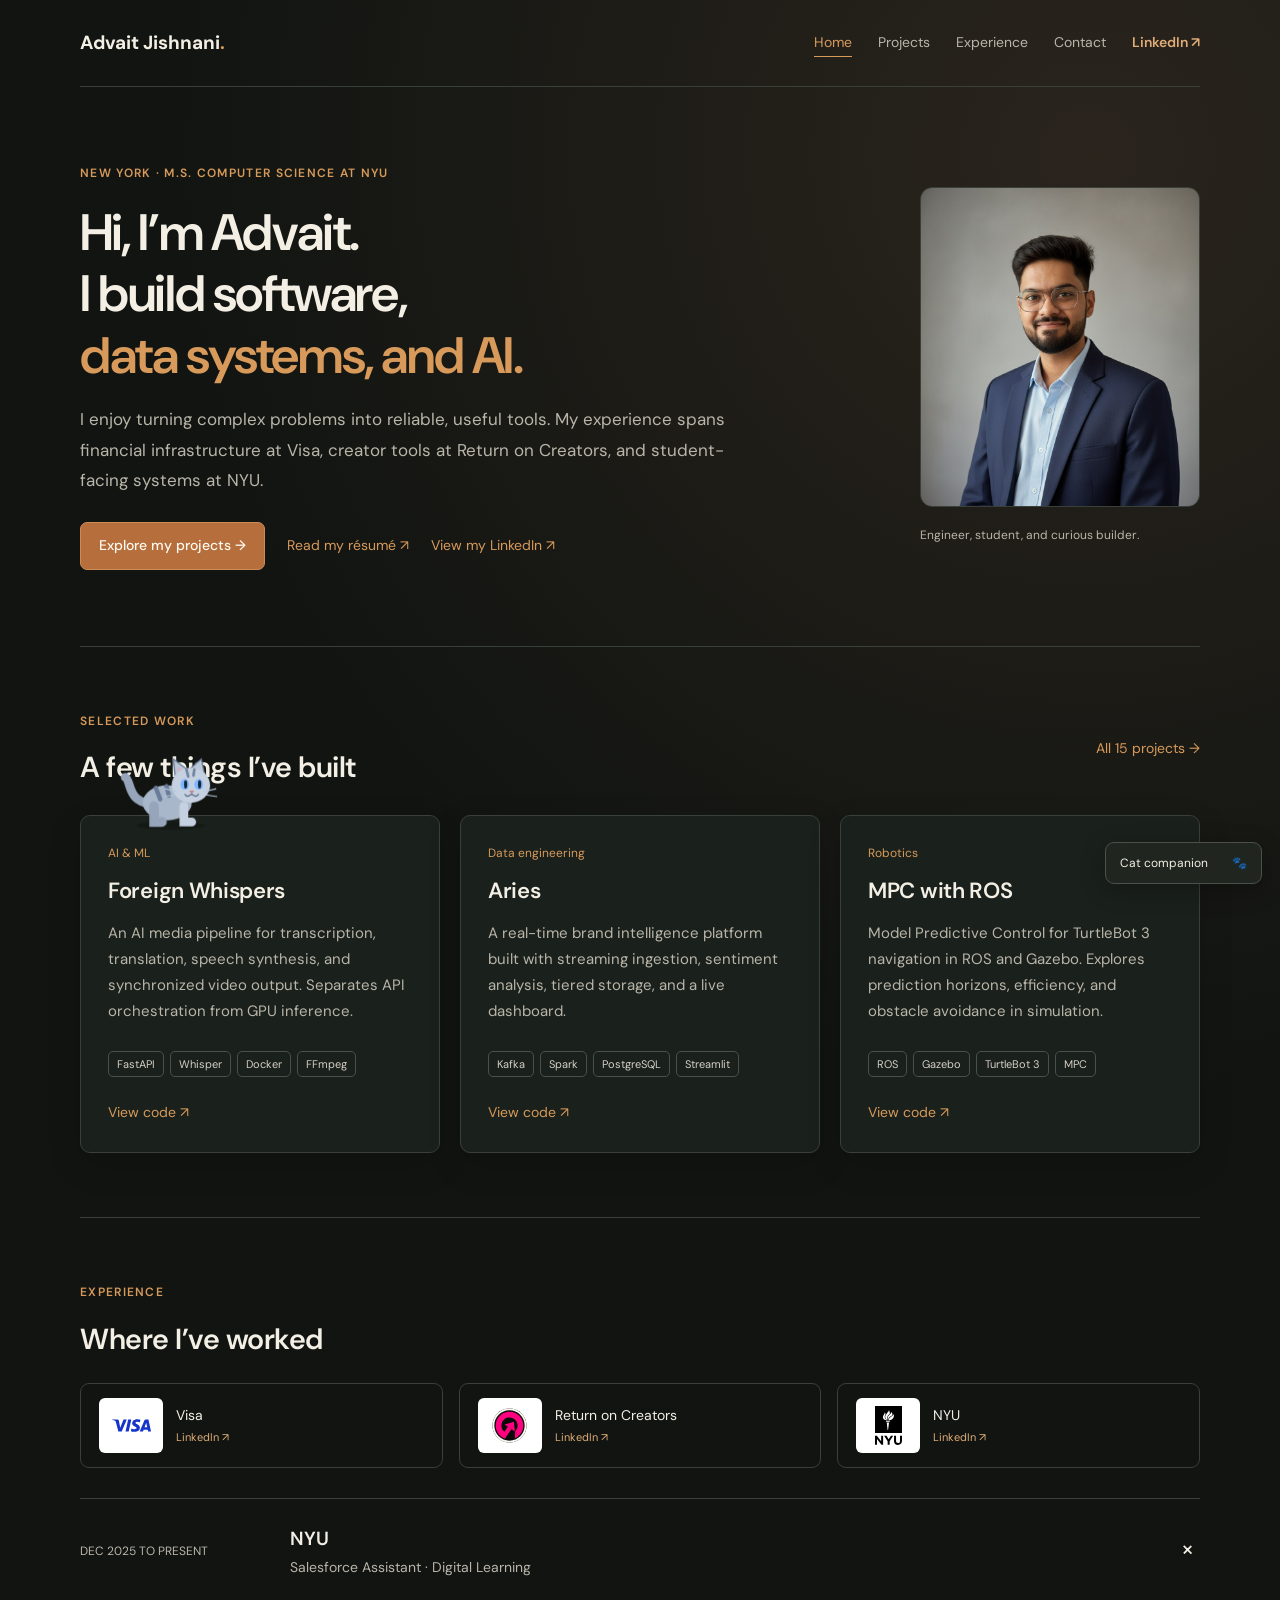
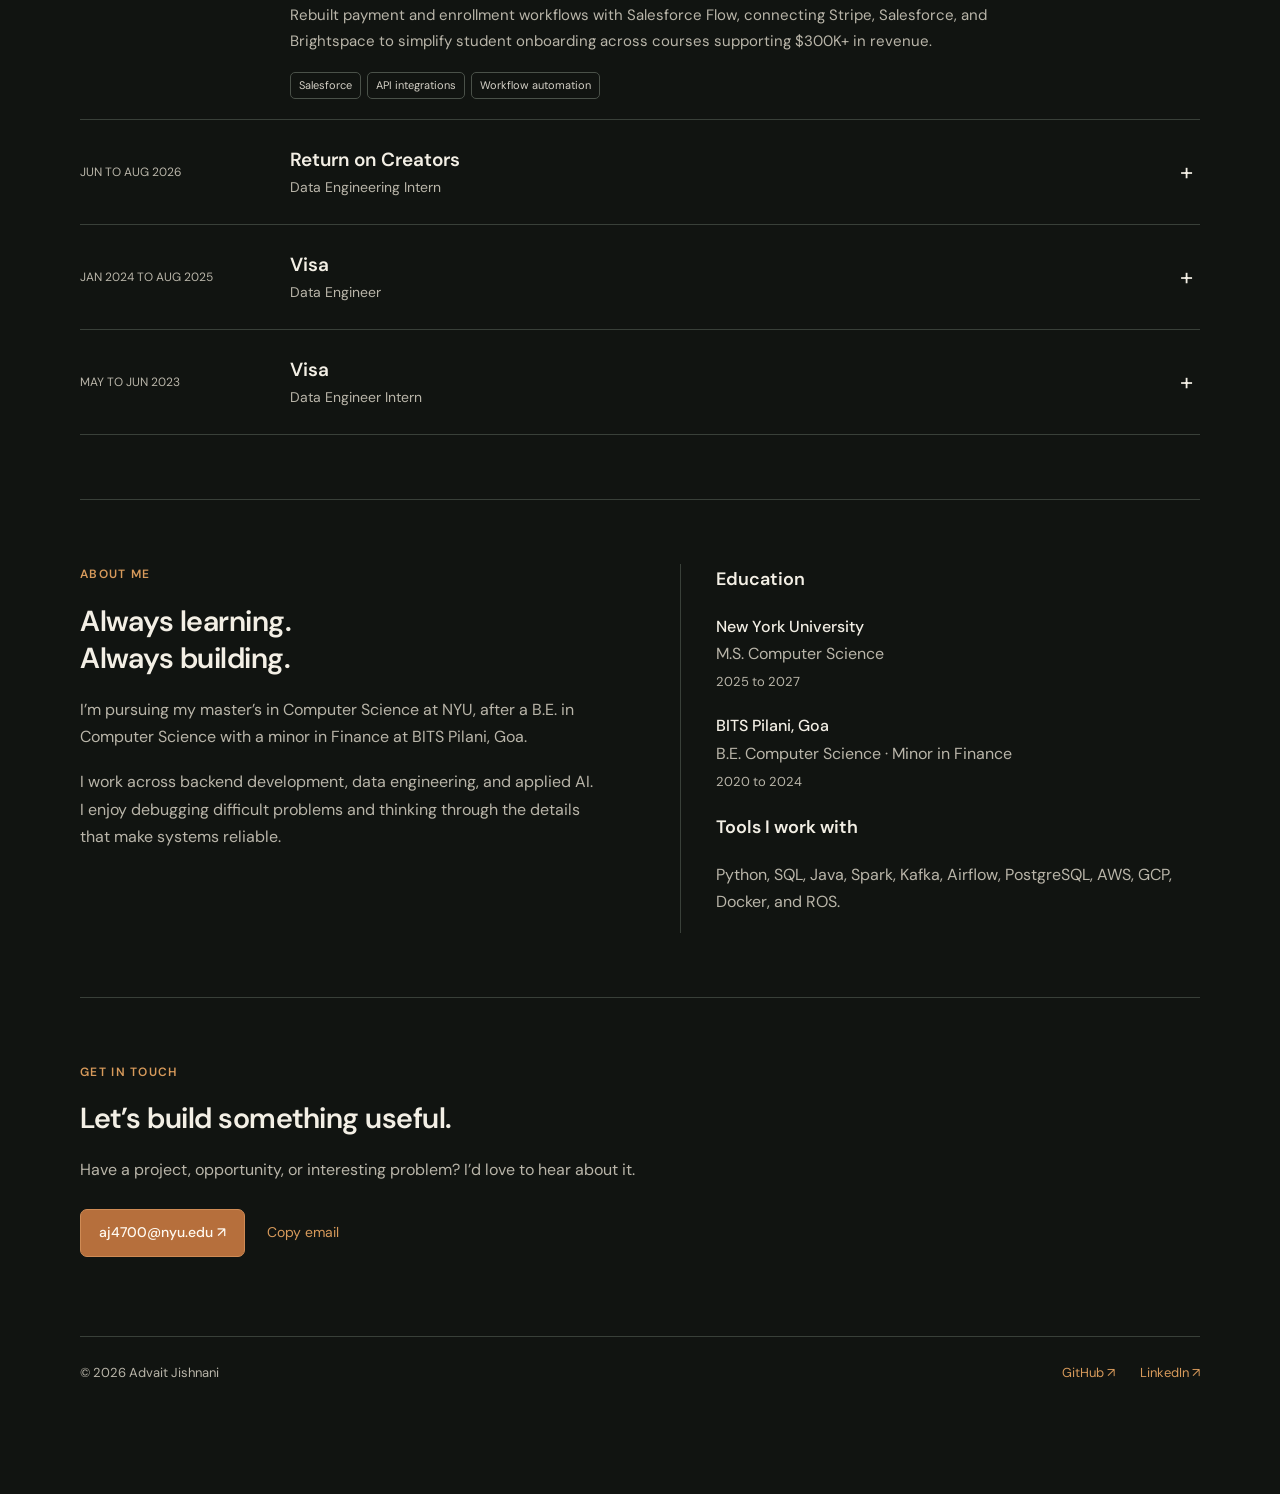
<file: index.html>
<!doctype html><html lang="en"><head><meta charset="utf-8"><meta name="viewport" content="width=device-width,initial-scale=1"><meta name="theme-color" content="#0b0f17"><meta name="description" content="Advait Jishnani, NYU computer science graduate student. Software, data engineering, AI, and robotics projects."><title>Advait Jishnani | Software & Data Engineer</title><link rel="icon" href="favicon.svg"><link rel="stylesheet" href="style.css"></head><body><a class="skip" href="#main">Skip to content</a><header class="header"><a class="brand" href="index.html">Advait Jishnani<span>.</span></a><nav aria-label="Main navigation"><a href="index.html" aria-current="page">Home</a><a href="projects.html" >Projects</a><a href="index.html#experience">Experience</a><a href="index.html#contact">Contact</a><a class="nav-linkedin" href="https://www.linkedin.com/in/advait-jishnani/" target="_blank" rel="noopener">LinkedIn ↗</a></nav></header><main id="main"><section class="intro section"><div><p class="eyebrow">NEW YORK · M.S. COMPUTER SCIENCE AT NYU</p><h1>Hi, I’m Advait.<br>I build software,<br><span>data systems, and AI.</span></h1><p class="lead">I enjoy turning complex problems into reliable, useful tools. My experience spans financial infrastructure at Visa, creator tools at Return on Creators, and student-facing systems at NYU.</p><div class="actions"><a class="button" href="projects.html">Explore my projects →</a><a class="secondary" href="resume.pdf" target="_blank" rel="noopener">Read my résumé ↗</a><a class="secondary" href="https://www.linkedin.com/in/advait-jishnani/" target="_blank" rel="noopener">View my LinkedIn ↗</a></div></div><figure><img src="portrait.jpg" alt="Advait Jishnani" width="280" height="320"><figcaption>Engineer, student, and curious builder.</figcaption></figure></section>
<section class="section"><div class="section-heading"><div><p class="eyebrow">SELECTED WORK</p><h2>A few things I’ve built</h2></div><a href="projects.html">All 15 projects →</a></div><div class="project-grid featured"><article class="project" data-category="AI &amp; ML"><span class="category">AI &amp; ML</span><h2>Foreign Whispers</h2><p>An AI media pipeline for transcription, translation, speech synthesis, and synchronized video output. Separates API orchestration from GPU inference.</p><ul class="tags"><li>FastAPI</li><li>Whisper</li><li>Docker</li><li>FFmpeg</li></ul><a href="https://github.com/advaitnaresh/foreign-whispers_aj4700" target="_blank" rel="noopener">View code ↗</a></article><article class="project" data-category="Data engineering"><span class="category">Data engineering</span><h2>Aries</h2><p>A real-time brand intelligence platform built with streaming ingestion, sentiment analysis, tiered storage, and a live dashboard.</p><ul class="tags"><li>Kafka</li><li>Spark</li><li>PostgreSQL</li><li>Streamlit</li></ul><a href="https://github.com/advaitnaresh/Aries" target="_blank" rel="noopener">View code ↗</a></article><article class="project" data-category="Robotics"><span class="category">Robotics</span><h2>MPC with ROS</h2><p>Model Predictive Control for TurtleBot 3 navigation in ROS and Gazebo. Explores prediction horizons, efficiency, and obstacle avoidance in simulation.</p><ul class="tags"><li>ROS</li><li>Gazebo</li><li>TurtleBot 3</li><li>MPC</li></ul><a href="https://github.com/advaitnaresh/MPC" target="_blank" rel="noopener">View code ↗</a></article></div></section>
<section class="section" id="experience"><p class="eyebrow">EXPERIENCE</p><h2>Where I’ve worked</h2><div class="company-links" aria-label="Organizations I have worked with"><a href="https://www.linkedin.com/company/visa/" target="_blank" rel="noopener"><span class="company-logo"><img src="logos/visa.svg" alt="Visa logo"></span><span>Visa<small>LinkedIn ↗</small></span></a><a href="https://www.linkedin.com/company/returnoncreators/" target="_blank" rel="noopener"><span class="company-logo"><img src="logos/roc.svg" alt="Return on Creators logo"></span><span>Return on Creators<small>LinkedIn ↗</small></span></a><a href="https://www.linkedin.com/school/new-york-university/" target="_blank" rel="noopener"><span class="company-logo"><img src="logos/nyu.svg" alt="NYU logo"></span><span>NYU<small>LinkedIn ↗</small></span></a></div><div class="experience-list">
<details open><summary><span class="date mono">DEC 2025 TO PRESENT</span><span class="role"><strong>NYU</strong><span>Salesforce Assistant · Digital Learning</span></span><span class="expand">+</span></summary><div class="experience-detail"><p>Rebuilt payment and enrollment workflows with Salesforce Flow, connecting Stripe, Salesforce, and Brightspace to simplify student onboarding across courses supporting $300K+ in revenue.</p><div class="tags"><span>Salesforce</span><span>API integrations</span><span>Workflow automation</span></div></div></details>
<details><summary><span class="date mono">JUN TO AUG 2026</span><span class="role"><strong>Return on Creators</strong><span>Data Engineering Intern</span></span><span class="expand">+</span></summary><div class="experience-detail"><p>Shipped an iMessage onboarding flow with Supabase and automated routing, designed for up to 1,000 simultaneous creators. Rebuilt multi-line inbound routing and resolved three data-integrity bugs before they reached the admin UI.</p><div class="tags"><span>Supabase</span><span>Backend systems</span><span>Data integrity</span></div></div></details>
<details><summary><span class="date mono">JAN 2024 TO AUG 2025</span><span class="role"><strong>Visa</strong><span>Data Engineer</span></span><span class="expand">+</span></summary><div class="experience-detail"><p>Automated model-risk and refitting workflows, cutting turnaround by 60% and manual effort by 80%. Supported validation across 15+ production models and orchestration across 20+ Airflow workflows.</p><div class="tags"><span>PySpark</span><span>Airflow</span><span>MLOps</span><span>SQL</span></div></div></details>
<details><summary><span class="date mono">MAY TO JUN 2023</span><span class="role"><strong>Visa</strong><span>Data Engineer Intern</span></span><span class="expand">+</span></summary><div class="experience-detail"><p>Reduced a production query from two hours to under 12 minutes through partitioning, caching, and bucketing in Hive and Spark.</p><div class="tags"><span>Hive</span><span>Spark</span><span>Performance tuning</span></div></div></details></div></section>
<section class="section about" id="about"><div><p class="eyebrow">ABOUT ME</p><h2>Always learning.<br>Always building.</h2><p>I’m pursuing my master’s in Computer Science at NYU, after a B.E. in Computer Science with a minor in Finance at BITS Pilani, Goa.</p><p>I work across backend development, data engineering, and applied AI. I enjoy debugging difficult problems and thinking through the details that make systems reliable.</p></div><div class="education"><h3>Education</h3><p><strong>New York University</strong><br>M.S. Computer Science<br><span>2025 to 2027</span></p><p><strong>BITS Pilani, Goa</strong><br>B.E. Computer Science · Minor in Finance<br><span>2020 to 2024</span></p><h3>Tools I work with</h3><p>Python, SQL, Java, Spark, Kafka, Airflow, PostgreSQL, AWS, GCP, Docker, and ROS.</p></div></section>
<section class="section contact" id="contact"><p class="eyebrow">GET IN TOUCH</p><h2>Let’s build something useful.</h2><p>Have a project, opportunity, or interesting problem? I’d love to hear about it.</p><div class="actions"><a class="button" href="mailto:aj4700@nyu.edu">aj4700@nyu.edu ↗</a><button id="copy-email" class="secondary">Copy email</button><span id="copy-status" role="status"></span></div></section></main><footer><span>© <span id="year">2026</span> Advait Jishnani</span><a href="https://github.com/advaitnaresh" target="_blank" rel="noopener">GitHub ↗</a><a href="https://linkedin.com/in/advait-jishnani" target="_blank" rel="noopener">LinkedIn ↗</a></footer><div id="cat" class="cat" data-state="sit" aria-hidden="true"><div class="cat-direction"><svg viewBox="0 0 120 100" xmlns="http://www.w3.org/2000/svg"><ellipse cx="59" cy="91" rx="39" ry="5" fill="#000" opacity=".2"/><g class="cat-tail"><path d="M37 66C9 65 14 39 7 36" fill="none" stroke="#96a5ba" stroke-width="10" stroke-linecap="round"/></g><g class="cat-body"><ellipse cx="55" cy="65" rx="28" ry="20" fill="#a9b7ca"/><path d="M42 48L47 61M54 46L57 57M65 47L68 56" stroke="#697b97" stroke-width="5" stroke-linecap="round"/><g class="leg leg-back"><path d="M40 69V87H49" stroke="#96a5ba" stroke-width="11" fill="none" stroke-linecap="round"/></g><g class="leg leg-front"><path d="M74 69V87H83" stroke="#c5d1e0" stroke-width="10" fill="none" stroke-linecap="round"/></g></g><g class="cat-head"><path d="M65 43L62 15L79 28L94 15L100 44Z" fill="#b9c7d9" stroke="#657993" stroke-width="1.5"/><path d="M67 24L69 36L76 30M91 25L87 32L95 35" fill="#dcaeb8"/><ellipse cx="82" cy="45" rx="22" ry="20" fill="#c5d1e0"/><path d="M77 27L79 35M86 27L85 34" stroke="#7184a0" stroke-width="3" stroke-linecap="round"/><g class="cat-eyes"><ellipse cx="75" cy="44" rx="5" ry="6" fill="#7cb7ff"/><ellipse cx="91" cy="44" rx="5" ry="6" fill="#7cb7ff"/><ellipse cx="76" cy="44" rx="1.8" ry="4.8" fill="#152439"/><ellipse cx="92" cy="44" rx="1.8" ry="4.8" fill="#152439"/></g><path d="M80 51L86 51L83 55Z" fill="#c18595"/><path d="M83 55Q77 60 75 55M83 55Q88 60 91 55" stroke="#52637b" fill="none" stroke-width="1.3"/><path d="M65 52L52 49M65 56L51 58M99 52L111 49M99 56L112 58" stroke="#b6c6db" stroke-width="1.2"/></g><g class="cat-paw"><ellipse cx="95" cy="70" rx="10" ry="6" fill="#d4deec"/></g></svg></div><span class="cat-sleep">z z z</span></div>
<details class="cat-controls"><summary>Cat companion <span aria-hidden="true">🐾</span></summary><div><label><input type="checkbox" id="cat-follow"> Follow my cursor</label><label><input type="checkbox" id="cat-show" checked> Show cat</label><p id="cat-mode" role="status">The cat is exploring.</p></div></details><script src="app.js"></script></body></html>
</file>
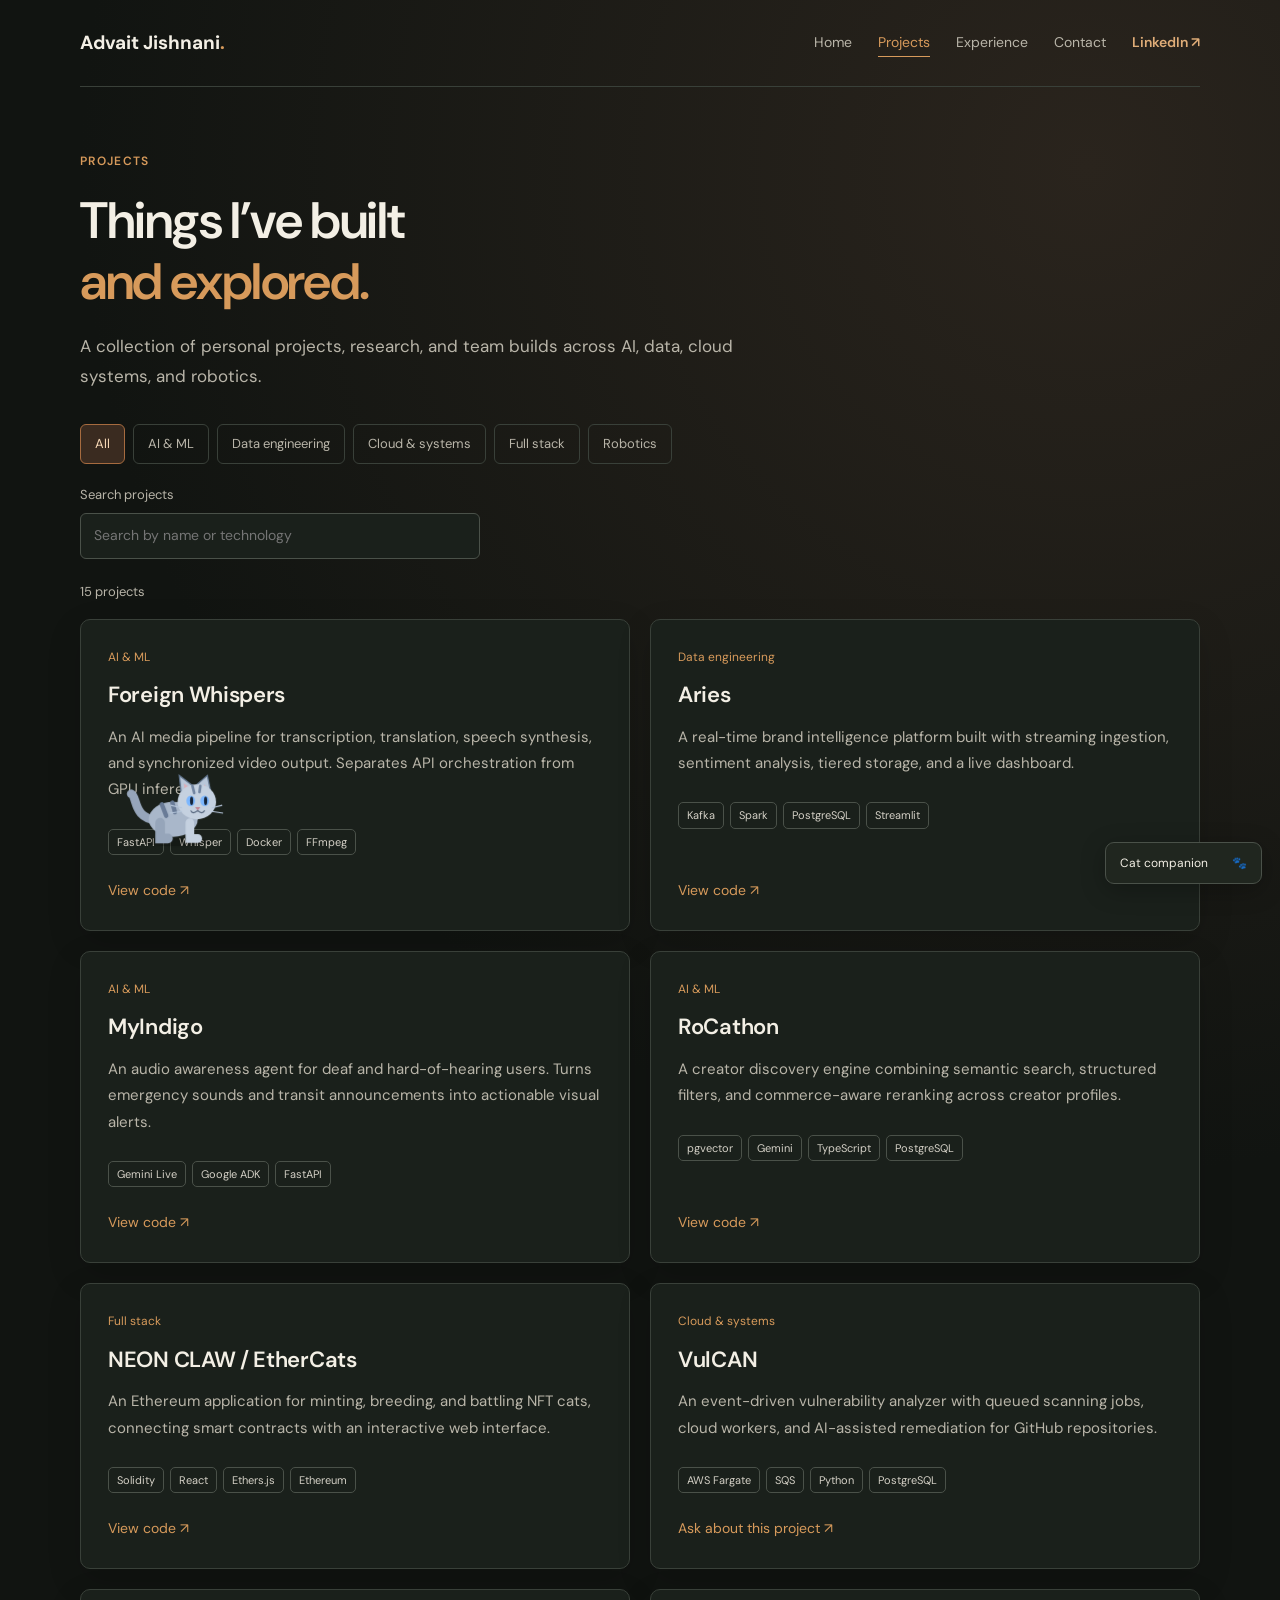
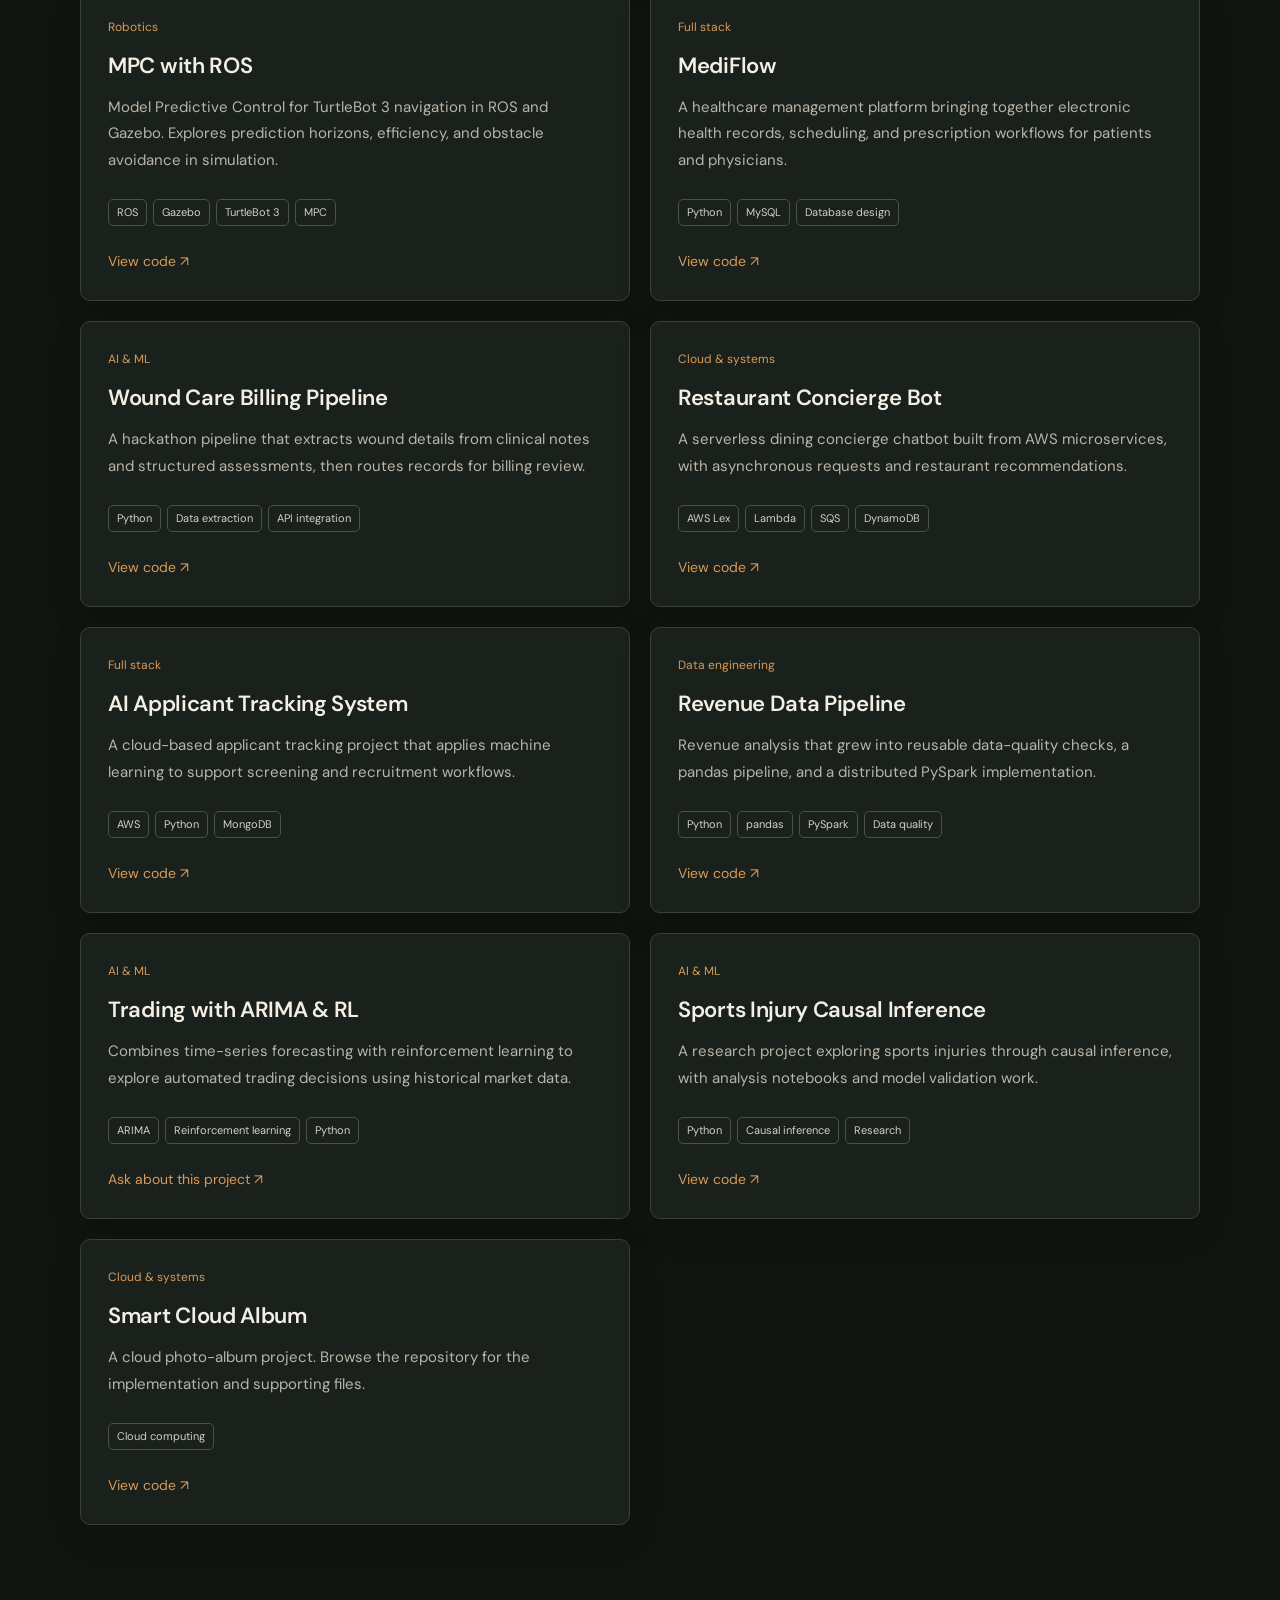
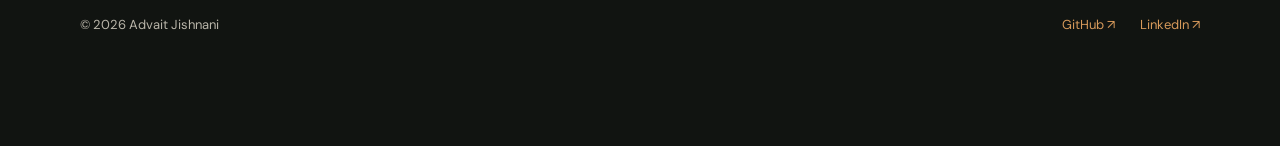
<file: projects.html>
<!doctype html><html lang="en"><head><meta charset="utf-8"><meta name="viewport" content="width=device-width,initial-scale=1"><meta name="theme-color" content="#0b0f17"><meta name="description" content="Advait Jishnani, NYU computer science graduate student. Software, data engineering, AI, and robotics projects."><title>Projects | Advait Jishnani</title><link rel="icon" href="favicon.svg"><link rel="stylesheet" href="style.css"></head><body><a class="skip" href="#main">Skip to content</a><header class="header"><a class="brand" href="index.html">Advait Jishnani<span>.</span></a><nav aria-label="Main navigation"><a href="index.html" >Home</a><a href="projects.html" aria-current="page">Projects</a><a href="index.html#experience">Experience</a><a href="index.html#contact">Contact</a><a class="nav-linkedin" href="https://www.linkedin.com/in/advait-jishnani/" target="_blank" rel="noopener">LinkedIn ↗</a></nav></header><main id="main"><section class="section projects-intro"><p class="eyebrow">PROJECTS</p><h1>Things I’ve built<br><span>and explored.</span></h1><p class="lead">A collection of personal projects, research, and team builds across AI, data, cloud systems, and robotics.</p><div class="project-tools"><div class="filters" role="group" aria-label="Filter projects by category"><button data-filter="All" aria-pressed="true">All</button><button data-filter="AI &amp; ML" aria-pressed="false">AI &amp; ML</button><button data-filter="Data engineering" aria-pressed="false">Data engineering</button><button data-filter="Cloud &amp; systems" aria-pressed="false">Cloud &amp; systems</button><button data-filter="Full stack" aria-pressed="false">Full stack</button><button data-filter="Robotics" aria-pressed="false">Robotics</button></div><label class="search-label">Search projects<input id="project-search" type="search" placeholder="Search by name or technology"></label></div><p id="project-count" class="result-count" role="status">15 projects</p><div class="project-grid" id="project-list"><article class="project" data-category="AI &amp; ML"><span class="category">AI &amp; ML</span><h2>Foreign Whispers</h2><p>An AI media pipeline for transcription, translation, speech synthesis, and synchronized video output. Separates API orchestration from GPU inference.</p><ul class="tags"><li>FastAPI</li><li>Whisper</li><li>Docker</li><li>FFmpeg</li></ul><a href="https://github.com/advaitnaresh/foreign-whispers_aj4700" target="_blank" rel="noopener">View code ↗</a></article><article class="project" data-category="Data engineering"><span class="category">Data engineering</span><h2>Aries</h2><p>A real-time brand intelligence platform built with streaming ingestion, sentiment analysis, tiered storage, and a live dashboard.</p><ul class="tags"><li>Kafka</li><li>Spark</li><li>PostgreSQL</li><li>Streamlit</li></ul><a href="https://github.com/advaitnaresh/Aries" target="_blank" rel="noopener">View code ↗</a></article><article class="project" data-category="AI &amp; ML"><span class="category">AI &amp; ML</span><h2>MyIndigo</h2><p>An audio awareness agent for deaf and hard-of-hearing users. Turns emergency sounds and transit announcements into actionable visual alerts.</p><ul class="tags"><li>Gemini Live</li><li>Google ADK</li><li>FastAPI</li></ul><a href="https://github.com/advaitnaresh/Indigo_AI" target="_blank" rel="noopener">View code ↗</a></article><article class="project" data-category="AI &amp; ML"><span class="category">AI &amp; ML</span><h2>RoCathon</h2><p>A creator discovery engine combining semantic search, structured filters, and commerce-aware reranking across creator profiles.</p><ul class="tags"><li>pgvector</li><li>Gemini</li><li>TypeScript</li><li>PostgreSQL</li></ul><a href="https://github.com/advaitnaresh/RoCathon-Solution-AJ" target="_blank" rel="noopener">View code ↗</a></article><article class="project" data-category="Full stack"><span class="category">Full stack</span><h2>NEON CLAW / EtherCats</h2><p>An Ethereum application for minting, breeding, and battling NFT cats, connecting smart contracts with an interactive web interface.</p><ul class="tags"><li>Solidity</li><li>React</li><li>Ethers.js</li><li>Ethereum</li></ul><a href="https://github.com/advaitnaresh/ethercats" target="_blank" rel="noopener">View code ↗</a></article><article class="project" data-category="Cloud &amp; systems"><span class="category">Cloud &amp; systems</span><h2>VulCAN</h2><p>An event-driven vulnerability analyzer with queued scanning jobs, cloud workers, and AI-assisted remediation for GitHub repositories.</p><ul class="tags"><li>AWS Fargate</li><li>SQS</li><li>Python</li><li>PostgreSQL</li></ul><a href="mailto:aj4700@nyu.edu?subject=VulCAN" >Ask about this project ↗</a></article><article class="project" data-category="Robotics"><span class="category">Robotics</span><h2>MPC with ROS</h2><p>Model Predictive Control for TurtleBot 3 navigation in ROS and Gazebo. Explores prediction horizons, efficiency, and obstacle avoidance in simulation.</p><ul class="tags"><li>ROS</li><li>Gazebo</li><li>TurtleBot 3</li><li>MPC</li></ul><a href="https://github.com/advaitnaresh/MPC" target="_blank" rel="noopener">View code ↗</a></article><article class="project" data-category="Full stack"><span class="category">Full stack</span><h2>MediFlow</h2><p>A healthcare management platform bringing together electronic health records, scheduling, and prescription workflows for patients and physicians.</p><ul class="tags"><li>Python</li><li>MySQL</li><li>Database design</li></ul><a href="https://github.com/advaitnaresh/mediflow" target="_blank" rel="noopener">View code ↗</a></article><article class="project" data-category="AI &amp; ML"><span class="category">AI &amp; ML</span><h2>Wound Care Billing Pipeline</h2><p>A hackathon pipeline that extracts wound details from clinical notes and structured assessments, then routes records for billing review.</p><ul class="tags"><li>Python</li><li>Data extraction</li><li>API integration</li></ul><a href="https://github.com/advaitnaresh/PulseABIHackathon" target="_blank" rel="noopener">View code ↗</a></article><article class="project" data-category="Cloud &amp; systems"><span class="category">Cloud &amp; systems</span><h2>Restaurant Concierge Bot</h2><p>A serverless dining concierge chatbot built from AWS microservices, with asynchronous requests and restaurant recommendations.</p><ul class="tags"><li>AWS Lex</li><li>Lambda</li><li>SQS</li><li>DynamoDB</li></ul><a href="https://github.com/advaitnaresh/Restaurant-Concierge-Bot" target="_blank" rel="noopener">View code ↗</a></article><article class="project" data-category="Full stack"><span class="category">Full stack</span><h2>AI Applicant Tracking System</h2><p>A cloud-based applicant tracking project that applies machine learning to support screening and recruitment workflows.</p><ul class="tags"><li>AWS</li><li>Python</li><li>MongoDB</li></ul><a href="https://github.com/advaitnaresh/shivarkATS" target="_blank" rel="noopener">View code ↗</a></article><article class="project" data-category="Data engineering"><span class="category">Data engineering</span><h2>Revenue Data Pipeline</h2><p>Revenue analysis that grew into reusable data-quality checks, a pandas pipeline, and a distributed PySpark implementation.</p><ul class="tags"><li>Python</li><li>pandas</li><li>PySpark</li><li>Data quality</li></ul><a href="https://github.com/advaitnaresh/wilson-revenue-takehome" target="_blank" rel="noopener">View code ↗</a></article><article class="project" data-category="AI &amp; ML"><span class="category">AI &amp; ML</span><h2>Trading with ARIMA &amp; RL</h2><p>Combines time-series forecasting with reinforcement learning to explore automated trading decisions using historical market data.</p><ul class="tags"><li>ARIMA</li><li>Reinforcement learning</li><li>Python</li></ul><a href="mailto:aj4700@nyu.edu?subject=Trading%20with%20ARIMA%20%26%20RL" >Ask about this project ↗</a></article><article class="project" data-category="AI &amp; ML"><span class="category">AI &amp; ML</span><h2>Sports Injury Causal Inference</h2><p>A research project exploring sports injuries through causal inference, with analysis notebooks and model validation work.</p><ul class="tags"><li>Python</li><li>Causal inference</li><li>Research</li></ul><a href="https://github.com/advaitnaresh/Sports-Injury-Causal-Inference" target="_blank" rel="noopener">View code ↗</a></article><article class="project" data-category="Cloud &amp; systems"><span class="category">Cloud &amp; systems</span><h2>Smart Cloud Album</h2><p>A cloud photo-album project. Browse the repository for the implementation and supporting files.</p><ul class="tags"><li>Cloud computing</li></ul><a href="https://github.com/advaitnaresh/Smart-Cloud-Album" target="_blank" rel="noopener">View code ↗</a></article></div><p id="no-results" hidden>No projects match. Try another search or category.</p></section></main><footer><span>© <span id="year">2026</span> Advait Jishnani</span><a href="https://github.com/advaitnaresh" target="_blank" rel="noopener">GitHub ↗</a><a href="https://linkedin.com/in/advait-jishnani" target="_blank" rel="noopener">LinkedIn ↗</a></footer><div id="cat" class="cat" data-state="sit" aria-hidden="true"><div class="cat-direction"><svg viewBox="0 0 120 100" xmlns="http://www.w3.org/2000/svg"><ellipse cx="59" cy="91" rx="39" ry="5" fill="#000" opacity=".2"/><g class="cat-tail"><path d="M37 66C9 65 14 39 7 36" fill="none" stroke="#96a5ba" stroke-width="10" stroke-linecap="round"/></g><g class="cat-body"><ellipse cx="55" cy="65" rx="28" ry="20" fill="#a9b7ca"/><path d="M42 48L47 61M54 46L57 57M65 47L68 56" stroke="#697b97" stroke-width="5" stroke-linecap="round"/><g class="leg leg-back"><path d="M40 69V87H49" stroke="#96a5ba" stroke-width="11" fill="none" stroke-linecap="round"/></g><g class="leg leg-front"><path d="M74 69V87H83" stroke="#c5d1e0" stroke-width="10" fill="none" stroke-linecap="round"/></g></g><g class="cat-head"><path d="M65 43L62 15L79 28L94 15L100 44Z" fill="#b9c7d9" stroke="#657993" stroke-width="1.5"/><path d="M67 24L69 36L76 30M91 25L87 32L95 35" fill="#dcaeb8"/><ellipse cx="82" cy="45" rx="22" ry="20" fill="#c5d1e0"/><path d="M77 27L79 35M86 27L85 34" stroke="#7184a0" stroke-width="3" stroke-linecap="round"/><g class="cat-eyes"><ellipse cx="75" cy="44" rx="5" ry="6" fill="#7cb7ff"/><ellipse cx="91" cy="44" rx="5" ry="6" fill="#7cb7ff"/><ellipse cx="76" cy="44" rx="1.8" ry="4.8" fill="#152439"/><ellipse cx="92" cy="44" rx="1.8" ry="4.8" fill="#152439"/></g><path d="M80 51L86 51L83 55Z" fill="#c18595"/><path d="M83 55Q77 60 75 55M83 55Q88 60 91 55" stroke="#52637b" fill="none" stroke-width="1.3"/><path d="M65 52L52 49M65 56L51 58M99 52L111 49M99 56L112 58" stroke="#b6c6db" stroke-width="1.2"/></g><g class="cat-paw"><ellipse cx="95" cy="70" rx="10" ry="6" fill="#d4deec"/></g></svg></div><span class="cat-sleep">z z z</span></div>
<details class="cat-controls"><summary>Cat companion <span aria-hidden="true">🐾</span></summary><div><label><input type="checkbox" id="cat-follow"> Follow my cursor</label><label><input type="checkbox" id="cat-show" checked> Show cat</label><p id="cat-mode" role="status">The cat is exploring.</p></div></details><script src="app.js"></script></body></html>
</file>
<file: style.css>
@import url('https://fonts.googleapis.com/css2?family=DM+Sans:wght@400;500;600;700&display=swap');
:root{color-scheme:dark;--bg:#0b0f17;--panel:#121a27;--text:#edf2fa;--muted:#abb7ca;--line:#293448;--blue:#84b6ff}*{box-sizing:border-box}html{scroll-behavior:smooth;scroll-padding-top:24px}body{margin:0;background:var(--bg);color:var(--text);font-family:'DM Sans',system-ui,sans-serif;font-size:16px;line-height:1.7}a{color:var(--blue);text-decoration:none}a:hover{text-decoration:underline}button,input{font:inherit}button{cursor:pointer}a:focus-visible,button:focus-visible,input:focus-visible,summary:focus-visible{outline:2px solid var(--blue);outline-offset:5px}h1,h2,h3,p{margin:0 0 18px}h1{font-size:clamp(34px,4vw,52px);line-height:1.2;letter-spacing:-1.4px;font-weight:600}h1 span{color:var(--blue)}h2{font-size:29px;line-height:1.3;letter-spacing:-.5px;font-weight:600}h3{font-size:18px;font-weight:600}p{color:var(--muted)}.header,main,footer{width:min(1120px,90%);margin:auto}.header{display:flex;justify-content:space-between;align-items:center;padding:27px 0;border-bottom:1px solid var(--line);gap:24px}.brand{font-size:19px;font-weight:700;color:var(--text);white-space:nowrap}.brand span{color:var(--blue)}nav{display:flex;gap:26px;font-size:14px}nav a{color:var(--muted)}nav a[aria-current]{color:var(--blue);text-decoration:underline;text-underline-offset:9px}.section{padding:64px 0;border-bottom:1px solid var(--line)}.intro{display:grid;grid-template-columns:1fr 280px;gap:80px;align-items:center;padding:76px 0}.eyebrow{font-size:12px;font-weight:600;letter-spacing:1.3px;color:var(--blue);margin-bottom:18px}.lead{font-size:17px;max-width:670px;line-height:1.8}.intro figure{margin:0}.intro img{width:100%;height:320px;object-fit:cover;object-position:center 25%;border-radius:12px;border:1px solid var(--line)}figcaption{font-size:12px;color:var(--muted);margin-top:10px}.actions{display:flex;gap:22px;align-items:center;flex-wrap:wrap;margin-top:26px}.button{display:inline-block;background:#286be8;color:white;border:1px solid #467fed;border-radius:7px;padding:11px 18px;font-size:14px;font-weight:500}.button:hover{background:#367cfa;text-decoration:none}.secondary{color:var(--blue);background:none;border:0;padding:8px 0;font-size:14px}.section-heading{display:flex;align-items:center;justify-content:space-between;gap:24px;margin-bottom:28px}.section-heading h2{margin:0}.section-heading>a{font-size:14px;white-space:nowrap}.project-grid{display:grid;grid-template-columns:repeat(2,minmax(0,1fr));gap:20px}.featured{grid-template-columns:repeat(3,minmax(0,1fr))}.project{border:1px solid var(--line);background:var(--panel);border-radius:10px;padding:27px;display:flex;flex-direction:column}.category{color:var(--blue);font-size:12px;margin-bottom:14px}.project h2{font-size:22px;letter-spacing:-.3px;margin-bottom:14px}.project p{font-size:15px;line-height:1.75}.tags{list-style:none;display:flex;flex-wrap:wrap;gap:6px;padding:0;margin:8px 0 24px}.tags li,.tags span{font-size:11px;border:1px solid #344158;border-radius:5px;padding:3px 8px;color:#bdcbe0}.project>a{font-size:14px;margin-top:auto}.experience-list{margin-top:30px;border-top:1px solid var(--line)}details{border-bottom:1px solid var(--line)}summary{display:grid;grid-template-columns:190px 1fr 20px;align-items:center;gap:20px;padding:24px 0;list-style:none;cursor:pointer}summary::-webkit-details-marker{display:none}.date{font-size:12px;color:var(--muted)}.role strong{display:block;font-weight:600;font-size:19px}.role>span{display:block;font-size:14px;color:var(--muted)}.expand{font-size:24px}details[open] .expand{transform:rotate(45deg)}.experience-detail{margin-left:210px;padding-bottom:20px;max-width:700px}.experience-detail p{font-size:15px}.experience-detail .tags{margin-bottom:0}.about{display:grid;grid-template-columns:1fr 1fr;gap:80px}.education{border-left:1px solid var(--line);padding-left:35px}.education span{font-size:13px}.education strong{color:var(--text);font-weight:500}.contact>p{max-width:650px}.contact .actions{margin-bottom:15px}#copy-status{font-size:12px}.projects-intro{border-bottom:0}.project-tools{display:flex;flex-direction:column;gap:20px;margin-top:32px}.filters{display:flex;gap:8px;flex-wrap:wrap}.filters button{font-size:13px;padding:8px 14px;background:transparent;color:var(--muted);border:1px solid var(--line);border-radius:6px}.filters button[aria-pressed=true]{background:#183458;color:#bfd9ff;border-color:#527bae}.search-label{font-size:13px;color:var(--muted);max-width:400px}.search-label input{display:block;margin-top:7px;width:100%;background:var(--panel);border:1px solid #3b4a62;color:var(--text);border-radius:6px;padding:10px 13px;font-size:14px}.result-count{font-size:13px;margin:22px 0 16px}[hidden]{display:none!important}footer{display:flex;gap:25px;align-items:center;padding:25px 0 110px;font-size:13px}footer>span{margin-right:auto;color:var(--muted)}.skip{position:fixed;top:-100px;left:15px;background:var(--panel);padding:12px;z-index:100}.skip:focus{top:10px}
.cat{position:fixed;width:105px;height:88px;left:0;top:0;z-index:20;pointer-events:none;will-change:transform}.cat-direction{width:100%;height:100%;transform-origin:center}.cat svg{width:100%;height:100%;overflow:visible}.cat-tail{transform-origin:36px 67px;animation:tail 3s ease-in-out infinite}.cat-paw{opacity:0;transform-origin:78px 70px}.cat-head{transform-origin:80px 60px}.cat-sleep{display:none;position:absolute;top:0;left:62px;color:#a8cfff;font-size:13px;letter-spacing:3px}.cat[data-state=walk] .leg-front{animation:step .3s ease-in-out infinite alternate;transform-origin:74px 69px}.cat[data-state=walk] .leg-back{animation:step .3s ease-in-out -.3s infinite alternate;transform-origin:40px 69px}.cat[data-state=walk] .cat-head{animation:bob .6s ease-in-out infinite}.cat[data-state=sit] .cat-body,.cat[data-state=sleep] .cat-body{transform:translate(8px,8px) scale(.85,.85);transform-origin:60px 80px}.cat[data-state=sleep] .cat-eyes{transform:translateY(40px) scaleY(.1)}.cat[data-state=sleep] .cat-sleep{display:block}.cat[data-state=groom] .cat-paw,.cat[data-state=play] .cat-paw{opacity:1;animation:paw .7s ease-in-out infinite alternate}.cat[data-state=groom] .cat-head{animation:groom .7s ease-in-out infinite alternate}.cat[data-state=play] .cat-head{animation:bob .4s ease-in-out infinite}.cat[data-state=pounce] svg{animation:pounce .55s ease-out}.cat-controls{position:fixed;bottom:16px;right:18px;z-index:30;border:1px solid #35445c;border-radius:9px;background:#141e2e;box-shadow:0 6px 25px #0004;max-width:245px}.cat-controls summary{display:flex;justify-content:space-between;gap:24px;font-size:12px;padding:10px 14px}.cat-controls>div{padding:0 14px 12px}.cat-controls label{display:flex;align-items:center;gap:9px;font-size:13px;padding:5px 0;color:#d3deee}.cat-controls input{accent-color:#72aaff;width:15px;height:15px}.cat-controls p{font-size:11px;line-height:1.5;margin:8px 0 0}.cat-controls[open]{width:245px}@keyframes tail{50%{transform:rotate(13deg)}}@keyframes step{from{transform:rotate(-17deg)}to{transform:rotate(17deg)}}@keyframes bob{50%{transform:translateY(-2px)}}@keyframes paw{to{transform:translate(0,-13px) rotate(-20deg)}}@keyframes groom{to{transform:rotate(12deg)}}@keyframes pounce{50%{transform:translateY(-19px) rotate(-6deg)}}
@media(max-width:900px){.intro{gap:35px;grid-template-columns:1fr 220px}.intro img{height:270px}.featured{grid-template-columns:1fr}.featured .project{padding:25px}.about{gap:35px}.project{padding:23px}}
@media(max-width:640px){.header{align-items:flex-start;flex-direction:column;gap:16px;padding:22px 0}.brand{font-size:18px}nav{gap:23px;font-size:13px}.section{padding:42px 0}.intro{grid-template-columns:1fr;gap:30px}.intro figure{display:none}h1{font-size:35px;letter-spacing:-.8px}.lead{font-size:16px}.section-heading{align-items:flex-start;flex-direction:column;gap:16px}h2{font-size:26px}.project-grid{grid-template-columns:1fr}.project h2{font-size:22px}summary{grid-template-columns:1fr 20px;gap:7px}.date{grid-column:1/-1}.role>span{font-size:13px}.experience-detail{margin-left:0}.about{grid-template-columns:1fr;gap:25px}.education{border-left:0;border-top:1px solid var(--line);padding:24px 0 0}.filters{gap:7px}.filters button{padding:7px 11px;font-size:12px}.actions{gap:16px}footer{font-size:11px;gap:15px}.cat{width:85px;height:71px}.cat-controls{right:12px;bottom:12px}.cat-controls summary{font-size:11px;padding:8px 12px}}
@media(prefers-reduced-motion:reduce){html{scroll-behavior:auto}*,*:before,*:after{animation:none!important;transition:none!important}}

.nav-linkedin{color:var(--blue);font-weight:600}.company-links{display:flex;gap:16px;flex-wrap:wrap;margin:25px 0 30px}.company-links>a{display:flex;align-items:center;gap:13px;padding:14px 18px;border:1px solid var(--line);border-radius:9px;flex:1;min-width:210px;color:var(--text);font-size:14px}.company-logo{width:64px;height:55px;background:#fff;border-radius:6px;display:grid;place-items:center;padding:8px;flex-shrink:0}.company-logo img{width:100%;height:100%;object-fit:contain}.company-links small{display:block;font-size:11px;color:var(--blue)}nav{flex-wrap:wrap;row-gap:12px}@media(max-width:900px){.header{align-items:flex-start;flex-direction:column;gap:16px}nav{gap:19px}}@media(max-width:640px){.company-links{flex-direction:column}.company-links>a{min-width:0}.company-logo{width:55px;height:48px}nav{column-gap:18px;font-size:12px}}

.company-logo{overflow:hidden}.company-logo img{display:block;max-width:48px;max-height:39px;width:auto;height:auto}@media(max-width:640px){.company-logo img{max-width:39px;max-height:32px}}

/* Warm graphite theme: restrained, readable, and less synthetic than electric blue. */
:root{--bg:#111411;--panel:#1a201b;--text:#f3efe5;--muted:#b9b5a9;--line:#394039;--blue:#d79a5b}
body{background:radial-gradient(circle at 85% 5%,#2a241d 0,transparent 30%),var(--bg)}
.button{background:#b66f3c;border-color:#cf8b55;color:#fffaf1}
.button:hover{background:#c98049}
.project{box-shadow:0 12px 35px #0002}
.tags li,.tags span{border-color:#4a5149;color:#d4d0c6}
.filters button[aria-pressed=true]{background:#3a2b20;color:#f3d5b3;border-color:#a66b3f}
.search-label input{border-color:#4a5149}
.cat-controls{background:#20261f;border-color:#4a5149}
.cat-controls label{color:#e8e3d8}
.cat-controls input{accent-color:#c98049}
.cat-sleep{color:#e0ad78}
.nav-linkedin,.company-links small{color:#e0ad78}
</file>
